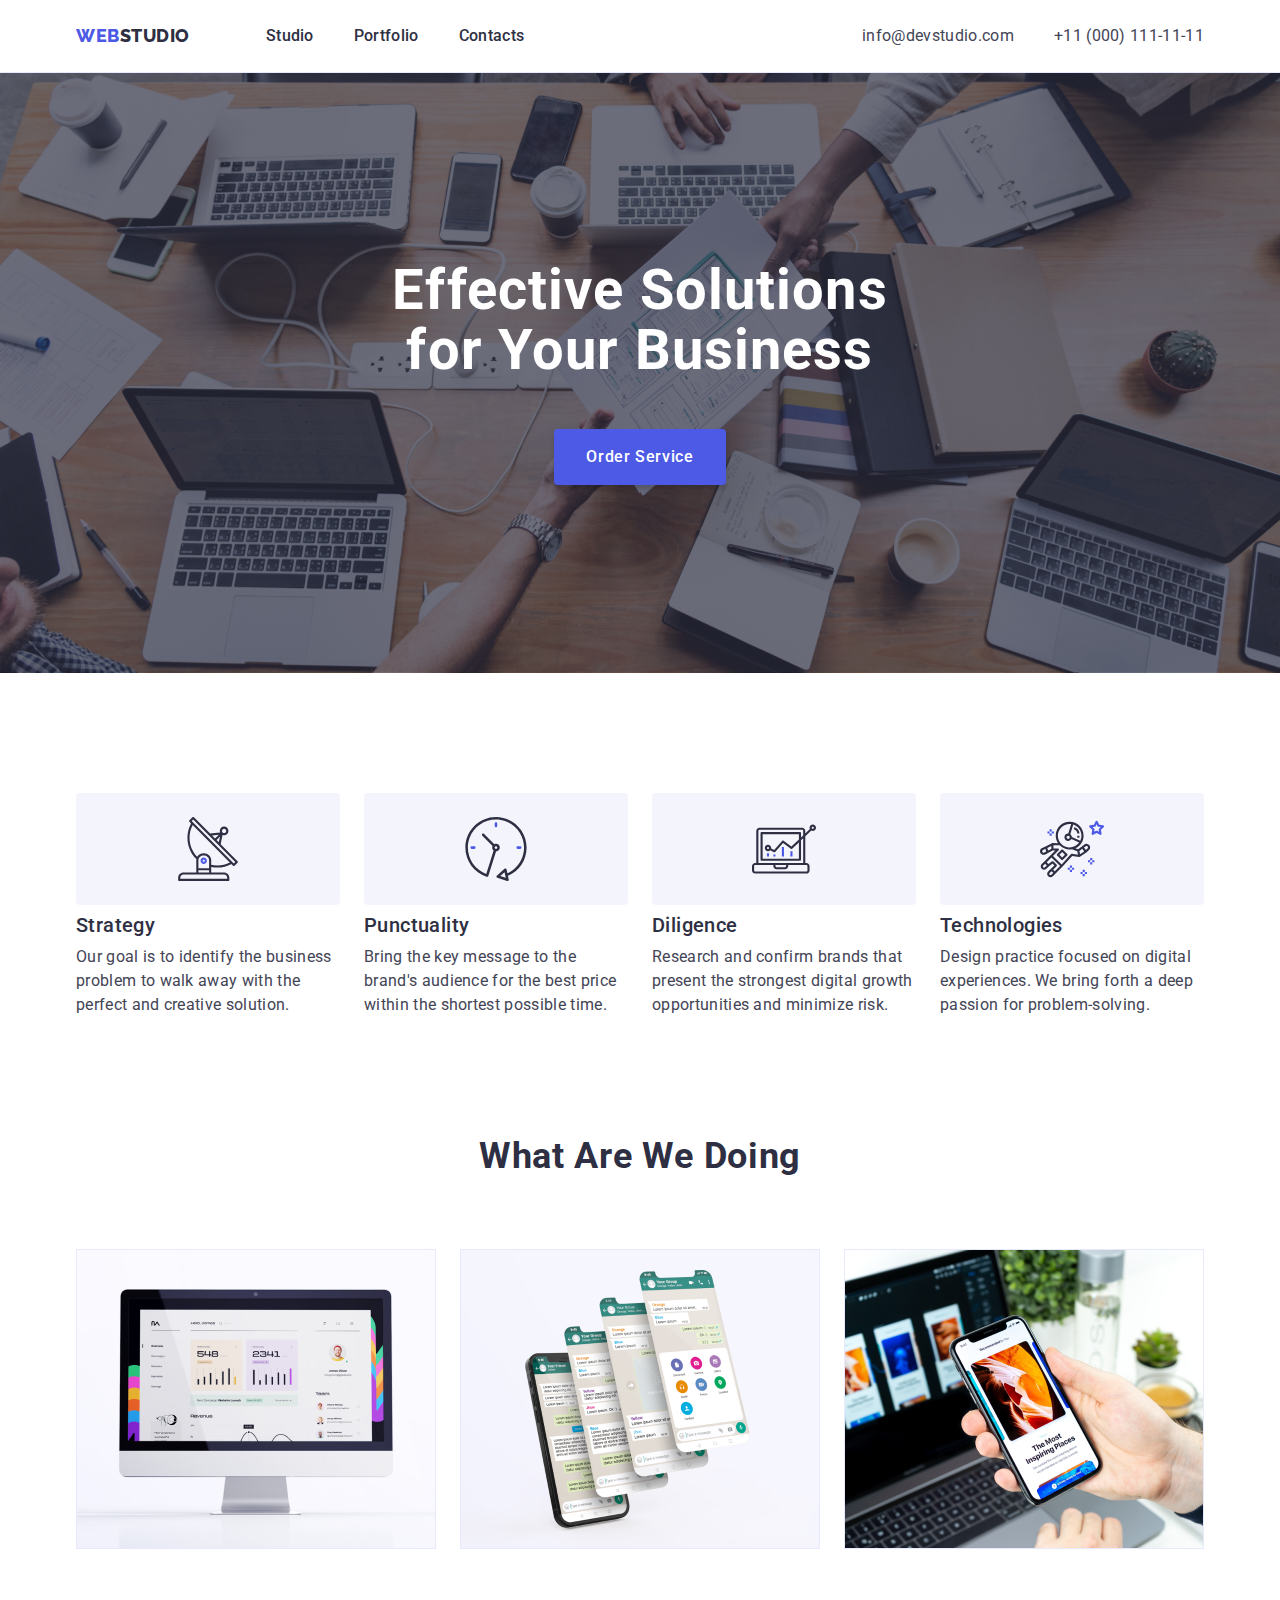
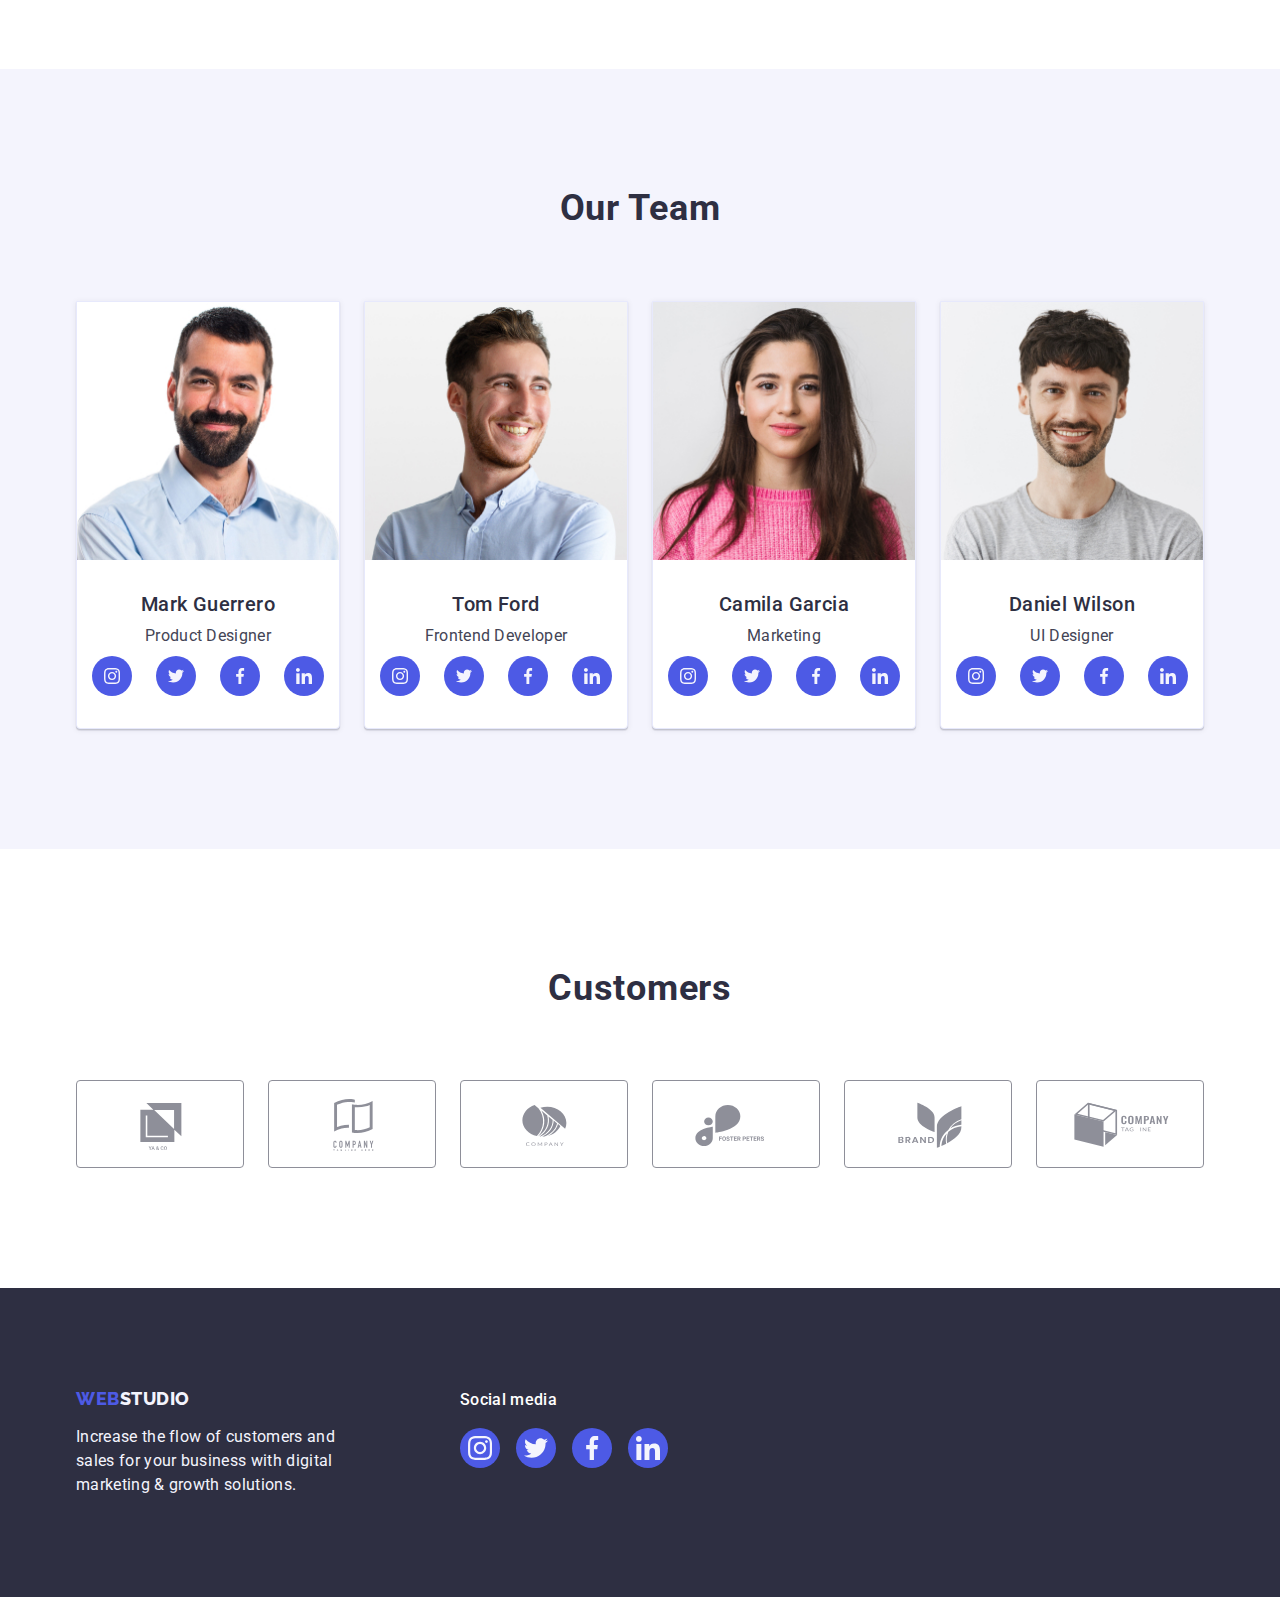
<file: index.html>
<!DOCTYPE html>
<html lang="en">
  <head>
    <meta charset="UTF-8" />
    <meta http-equiv="X-UA-Compatible" content="IE=edge" />
    <meta name="viewport" content="width=device-width, initial-scale=1.0" />
    <title>Webstudio</title>
    <link rel="preconnect" href="https://fonts.googleapis.com" />
    <link rel="preconnect" href="https://fonts.gstatic.com" crossorigin />
    <link
      href="https://fonts.googleapis.com/css2?family=Raleway:wght@800&family=Roboto:wght@400;500;700&display=swap"
      rel="stylesheet"
    />
    <link
      rel="stylesheet"
      href="https://cdn.jsdelivr.net/npm/modern-normalize@1.1.0/modern-normalize.min.css"
    />
    <link rel="stylesheet" href="./css/styles.css" />
  </head>
  <body>
    <!-- ========== HEADER ========== -->
    <header class="header">
      <div class="container-header container">
        <nav class="header-nav">
          <a class="logo link" href="./index.html"
            >Web<span class="logo-part">Studio</span></a
          >
          <ul class="header-list list">
            <li class="header-item">
              <a class="header-link link" href="./index.html">Studio</a>
            </li>
            <li class="header-item">
              <a class="header-link link" href="./portfolio.html">Portfolio</a>
            </li>
            <li class="header-item">
              <a class="header-link link" href="">Contacts</a>
            </li>
          </ul>
        </nav>
        <address class="header-contact">
          <ul class="contact-list list">
            <li class="contact-item">
              <a class="contact-link link" href="mailto:info@devstudio.com"
                >info@devstudio.com</a
              >
            </li>
            <li class="contact-item">
              <a class="contact-link link" href="tel:+110001111111"
                >+11 (000) 111-11-11</a
              >
            </li>
          </ul>
        </address>
      </div>
    </header>
    <!-- ========== MAIN ========== -->
    <main>
      <!-- ========== SECTION ONE ========== -->
      <section class="hero">
        <div class="container">
          <h1 class="hero-title">Effective Solutions for Your Business</h1>
          <button class="main-btn" type="button">Order Service</button>
        </div>
      </section>
      <!-- ========== SECTION TWO ========== -->
      <section class="our-actions">
        <div class="container">
          <h2 hidden class="our-actions-title">Our actions</h2>
          <ul class="our-actions-list list">
            <li class="our-actions-item">
              <div class="our-actions-container">
                <svg width="64" height="64">
                  <use href="./images/icon.svg#icon-antenna"></use>
                </svg>
              </div>
              <h3 class="our-actions-subtitle">Strategy</h3>
              <p class="our-actions-description">
                Our goal is to identify the business problem to walk away with
                the perfect and creative solution.
              </p>
            </li>
            <li class="our-actions-item">
              <div class="our-actions-container">
                <svg width="64" height="64">
                  <use href="./images/icon.svg#icon-clock"></use>
                </svg>
              </div>
              <h3 class="our-actions-subtitle">Punctuality</h3>
              <p class="our-actions-description">
                Bring the key message to the brand's audience for the best price
                within the shortest possible time.
              </p>
            </li>
            <li class="our-actions-item">
              <div class="our-actions-container">
                <svg width="64" height="64">
                  <use href="./images/icon.svg#icon-diagram"></use>
                </svg>
              </div>
              <h3 class="our-actions-subtitle">Diligence</h3>
              <p class="our-actions-description">
                Research and confirm brands that present the strongest digital
                growth opportunities and minimize risk.
              </p>
            </li>
            <li class="our-actions-item">
              <div class="our-actions-container">
                <svg width="64" height="64">
                  <use href="./images/icon.svg#icon-astronaut"></use>
                </svg>
              </div>
              <h3 class="our-actions-subtitle">Technologies</h3>
              <p class="our-actions-description">
                Design practice focused on digital experiences. We bring forth a
                deep passion for problem-solving.
              </p>
            </li>
          </ul>
        </div>
      </section>
      <!-- ========== SECTION THREE ========== -->
      <section class="we-doing">
        <div class="container">
          <h2 class="we-doing-title">What are we doing</h2>
          <ul class="we-doing-list list">
            <li class="we-doing-item">
              <img
                src="./images/desktop.jpg"
                alt="Desktop"
                width="360"
                height="300"
              />
            </li>
            <li class="we-doing-item">
              <img
                src="./images/screens.jpg"
                alt="Screens"
                width="360"
                height="300"
              />
            </li>
            <li class="we-doing-item">
              <img
                src="./images/phone.jpg"
                alt="Phone"
                width="360"
                height="300"
              />
            </li>
          </ul>
        </div>
      </section>
      <!-- ========== SECTION FOUR ========== -->
      <section class="our-team">
        <div class="container">
          <h2 class="our-team-title">Our Team</h2>
          <ul class="our-team-list list">
            <li class="our-team-item">
              <img
                src="./images/mark.jpg"
                alt="Smiling guy"
                width="264"
                height="260"
              />
              <div class="our-team-card">
                <h3 class="our-team-subtitle">Mark Guerrero</h3>
                <p class="our-team-description">Product Designer</p>
                <ul class="our-team-social-list list">
                  <li class="our-team-social-list-item">
                    <a href="" class="our-team-social-list-link link">
                      <svg
                        class="our-team-social-list-icon"
                        width="16"
                        height="16"
                      >
                        <use href="./images/icon.svg#icon-instagram"></use>
                      </svg>
                    </a>
                  </li>
                  <li class="our-team-social-list-item">
                    <a href="" class="our-team-social-list-link link">
                      <svg
                        class="our-team-social-list-icon"
                        width="16"
                        height="16"
                      >
                        <use href="./images/icon.svg#icon-twitter"></use>
                      </svg>
                    </a>
                  </li>
                  <li class="our-team-social-list-item">
                    <a href="" class="our-team-social-list-link link">
                      <svg
                        class="our-team-social-list-icon"
                        width="16"
                        height="16"
                      >
                        <use href="./images/icon.svg#icon-facebook"></use>
                      </svg>
                    </a>
                  </li>
                  <li class="our-team-social-list-item">
                    <a href="" class="our-team-social-list-link link">
                      <svg
                        class="our-team-social-list-icon"
                        width="16"
                        height="16"
                      >
                        <use href="./images/icon.svg#icon-linkedin"></use>
                      </svg>
                    </a>
                  </li>
                </ul>
              </div>
            </li>
            <li class="our-team-item">
              <img
                src="./images/tom.jpg"
                alt="Smiling guy"
                width="264"
                height="260"
              />
              <div class="our-team-card">
                <h3 class="our-team-subtitle">Tom Ford</h3>
                <p class="our-team-description">Frontend Developer</p>
                <ul class="our-team-social-list list">
                  <li class="our-team-social-list-item">
                    <a href="" class="our-team-social-list-link link">
                      <svg
                        class="our-team-social-list-icon"
                        width="16"
                        height="16"
                      >
                        <use href="./images/icon.svg#icon-instagram"></use>
                      </svg>
                    </a>
                  </li>
                  <li class="our-team-social-list-item">
                    <a href="" class="our-team-social-list-link link">
                      <svg
                        class="our-team-social-list-icon"
                        width="16"
                        height="16"
                      >
                        <use href="./images/icon.svg#icon-twitter"></use>
                      </svg>
                    </a>
                  </li>
                  <li class="our-team-social-list-item">
                    <a href="" class="our-team-social-list-link link">
                      <svg
                        class="our-team-social-list-icon"
                        width="16"
                        height="16"
                      >
                        <use href="./images/icon.svg#icon-facebook"></use>
                      </svg>
                    </a>
                  </li>
                  <li class="our-team-social-list-item">
                    <a href="" class="our-team-social-list-link link">
                      <svg
                        class="our-team-social-list-icon"
                        width="16"
                        height="16"
                      >
                        <use href="./images/icon.svg#icon-linkedin"></use>
                      </svg>
                    </a>
                  </li>
                </ul>
              </div>
            </li>
            <li class="our-team-item">
              <img
                src="./images/camila.jpg"
                alt="Preety girl"
                width="264"
                height="260"
              />
              <div class="our-team-card">
                <h3 class="our-team-subtitle">Camila Garcia</h3>
                <p class="our-team-description">Marketing</p>
                <ul class="our-team-social-list list">
                  <li class="our-team-social-list-item">
                    <a href="" class="our-team-social-list-link link">
                      <svg
                        class="our-team-social-list-icon"
                        width="16"
                        height="16"
                      >
                        <use href="./images/icon.svg#icon-instagram"></use>
                      </svg>
                    </a>
                  </li>
                  <li class="our-team-social-list-item">
                    <a href="" class="our-team-social-list-link link">
                      <svg
                        class="our-team-social-list-icon"
                        width="16"
                        height="16"
                      >
                        <use href="./images/icon.svg#icon-twitter"></use>
                      </svg>
                    </a>
                  </li>
                  <li class="our-team-social-list-item">
                    <a href="" class="our-team-social-list-link link">
                      <svg
                        class="our-team-social-list-icon"
                        width="16"
                        height="16"
                      >
                        <use href="./images/icon.svg#icon-facebook"></use>
                      </svg>
                    </a>
                  </li>
                  <li class="our-team-social-list-item">
                    <a href="" class="our-team-social-list-link link">
                      <svg
                        class="our-team-social-list-icon"
                        width="16"
                        height="16"
                      >
                        <use href="./images/icon.svg#icon-linkedin"></use>
                      </svg>
                    </a>
                  </li>
                </ul>
              </div>
            </li>
            <li class="our-team-item">
              <img
                src="./images/daniel.jpg"
                alt="Smiling guy"
                width="264"
                height="260"
              />
              <div class="our-team-card">
                <h3 class="our-team-subtitle">Daniel Wilson</h3>
                <p class="our-team-description">UI Designer</p>
                <ul class="our-team-social-list list">
                  <li class="our-team-social-list-item">
                    <a href="" class="our-team-social-list-link link">
                      <svg
                        class="our-team-social-list-icon"
                        width="16"
                        height="16"
                      >
                        <use href="./images/icon.svg#icon-instagram"></use>
                      </svg>
                    </a>
                  </li>
                  <li class="our-team-social-list-item">
                    <a href="" class="our-team-social-list-link link">
                      <svg
                        class="our-team-social-list-icon"
                        width="16"
                        height="16"
                      >
                        <use href="./images/icon.svg#icon-twitter"></use>
                      </svg>
                    </a>
                  </li>
                  <li class="our-team-social-list-item">
                    <a href="" class="our-team-social-list-link link">
                      <svg
                        class="our-team-social-list-icon"
                        width="16"
                        height="16"
                      >
                        <use href="./images/icon.svg#icon-facebook"></use>
                      </svg>
                    </a>
                  </li>
                  <li class="our-team-social-list-item">
                    <a href="" class="our-team-social-list-link link">
                      <svg
                        class="our-team-social-list-icon"
                        width="16"
                        height="16"
                      >
                        <use href="./images/icon.svg#icon-linkedin"></use>
                      </svg>
                    </a>
                  </li>
                </ul>
              </div>
            </li>
          </ul>
        </div>
      </section>
      <!-- ========== SECTION FIVE ========== -->
      <section class="customers">
        <div class="container">
          <h2 class="customers-title">Customers</h2>
          <ul class="customers-list list">
            <li class="customers-item">
              <a class="customers-link link" href="">
                <svg class="customers-icon" width="104" height="56">
                  <use href="./images/icon.svg#icon-logo_1"></use>
                </svg>
              </a>
            </li>
            <li class="customers-item">
              <a class="customers-link link" href="">
                <svg class="customers-icon" width="104" height="56">
                  <use href="./images/icon.svg#icon-logo_2"></use>
                </svg>
              </a>
            </li>
            <li class="customers-item">
              <a class="customers-link link" href="">
                <svg class="customers-icon" width="104" height="56">
                  <use href="./images/icon.svg#icon-logo_3"></use>
                </svg>
              </a>
            </li>
            <li class="customers-item">
              <a class="customers-link link" href="">
                <svg class="customers-icon" width="104" height="56">
                  <use href="./images/icon.svg#icon-logo_4"></use>
                </svg>
              </a>
            </li>
            <li class="customers-item">
              <a class="customers-link link" href="">
                <svg class="customers-icon" width="104" height="56">
                  <use href="./images/icon.svg#icon-logo_5"></use>
                </svg>
              </a>
            </li>
            <li class="customers-item">
              <a class="customers-link link" href="">
                <svg class="customers-icon" width="104" height="56">
                  <use href="./images/icon.svg#icon-logo_6"></use>
                </svg>
              </a>
            </li>
          </ul>
        </div>
      </section>
    </main>
    <!-- ========== FOOTER ========== -->
    <footer class="footer">
      <div class="footer-container container">
        <div class="footer-logo-description">
          <a class="logo-footer logo link" href="./index.html"
            >Web<span class="logo-part-footer">Studio</span></a
          >
          <p class="footer-description">
            Increase the flow of customers and sales for your business with
            digital marketing & growth solutions.
          </p>
        </div>
        <div class="footer-social-media">
          <p class="footer-description-media">Social media</p>
          <ul class="footer-social-media-list list">
            <li class="footer-social-media-item">
              <a class="footer-social-media-link" href="">
                <svg class="footer-social-media-icon" width="24" height="24">
                  <use href="./images/icon.svg#icon-instagram"></use>
                </svg>
              </a>
            </li>
            <li class="footer-social-media-item">
              <a class="footer-social-media-link" href="">
                <svg class="footer-social-media-icon" width="24" height="24">
                  <use href="./images/icon.svg#icon-twitter"></use>
                </svg>
              </a>
            </li>
            <li class="footer-social-media-item">
              <a class="footer-social-media-link" href="">
                <svg class="footer-social-media-icon" width="24" height="24">
                  <use href="./images/icon.svg#icon-facebook"></use>
                </svg>
              </a>
            </li>
            <li class="footer-social-media-item">
              <a class="footer-social-media-link" href="">
                <svg class="footer-social-media-icon" width="24" height="24">
                  <use href="./images/icon.svg#icon-linkedin"></use>
                </svg>
              </a>
            </li>
          </ul>
        </div>
      </div>
    </footer>
  </body>
</html>
</file>
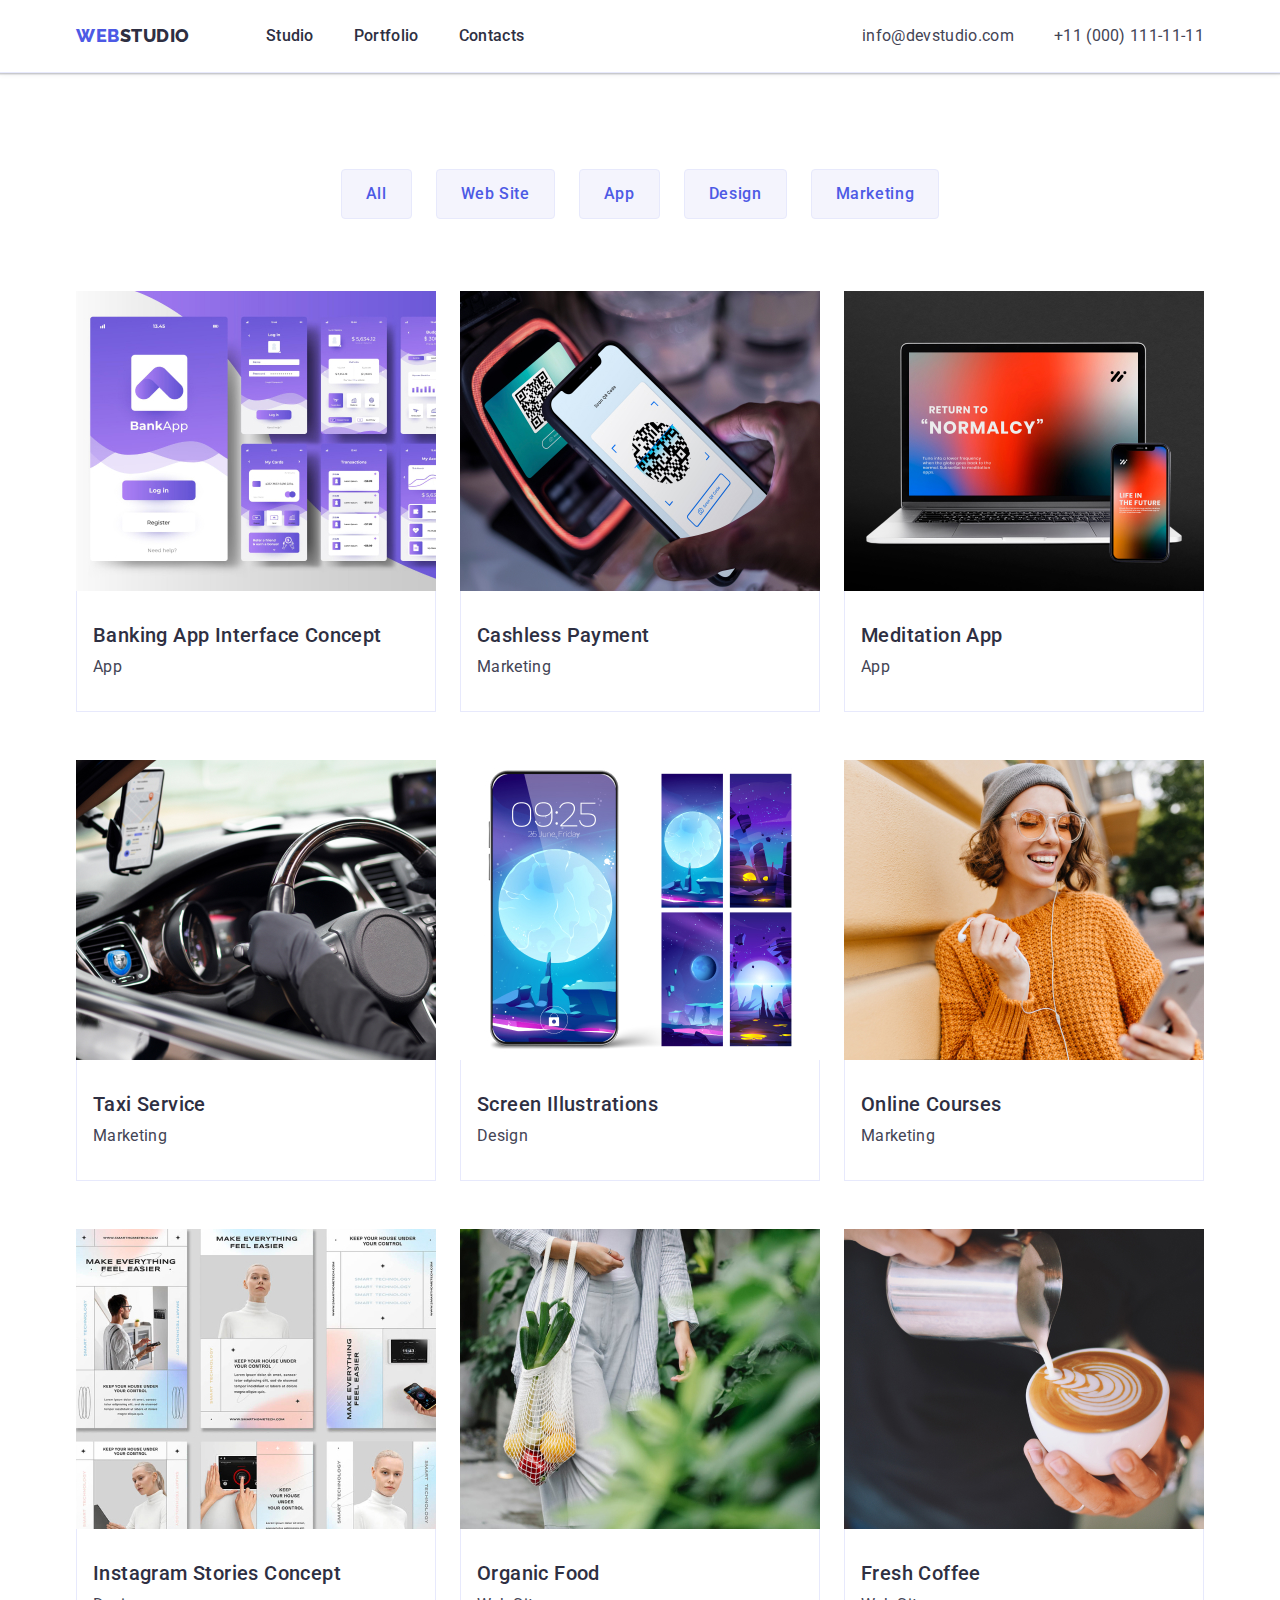
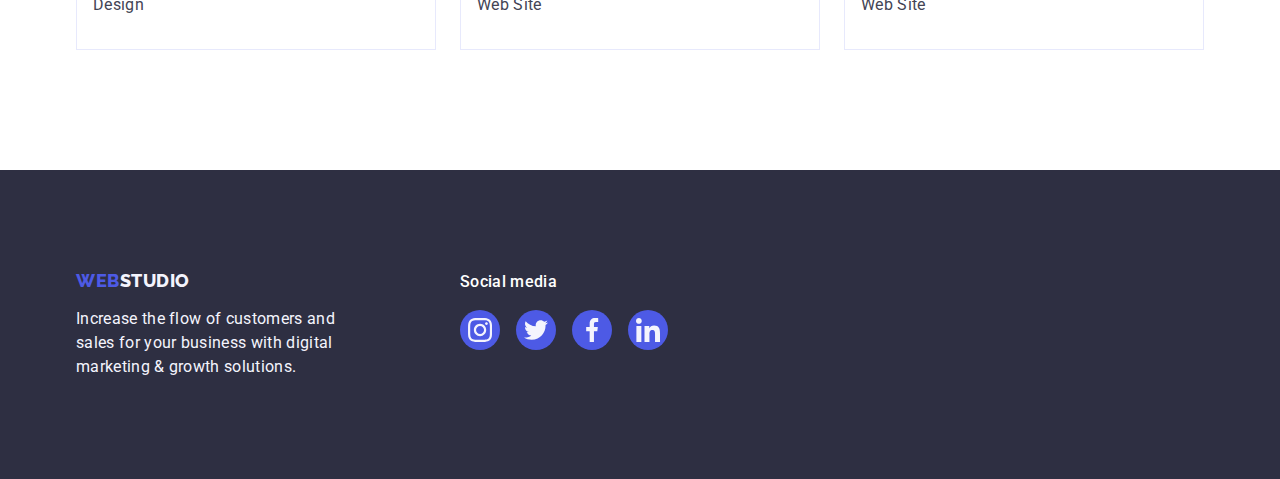
<file: portfolio.html>
<!DOCTYPE html>
<html lang="en">
  <head>
    <meta charset="UTF-8" />
    <meta http-equiv="X-UA-Compatible" content="IE=edge" />
    <meta name="viewport" content="width=device-width, initial-scale=1.0" />
    <title>Webstudio</title>
    <link rel="preconnect" href="https://fonts.googleapis.com" />
    <link rel="preconnect" href="https://fonts.gstatic.com" crossorigin />
    <link
      href="https://fonts.googleapis.com/css2?family=Raleway:wght@800&family=Roboto:wght@400;500;700&display=swap"
      rel="stylesheet"
    />
    <link
      rel="stylesheet"
      href="https://cdn.jsdelivr.net/npm/modern-normalize@1.1.0/modern-normalize.min.css"
    />
    <link rel="stylesheet" href="./css/styles.css" />
  </head>
  <body>
    <!-- ========== HEADER ========== -->
    <header class="header">
      <div class="container-header container">
        <nav class="header-nav">
          <a class="logo link" href="./index.html"
            >Web<span class="logo-part">Studio</span></a
          >
          <ul class="header-list list">
            <li class="header-item">
              <a class="header-link link" href="./index.html">Studio</a>
            </li>
            <li class="header-item">
              <a class="header-link link" href="./portfolio.html">Portfolio</a>
            </li>
            <li class="header-item">
              <a class="header-link link" href="">Contacts</a>
            </li>
          </ul>
        </nav>
        <address class="header-contact">
          <ul class="contact-list list">
            <li class="contact-item">
              <a class="contact-link link" href="mailto:info@devstudio.com"
                >info@devstudio.com</a
              >
            </li>
            <li class="contact-item">
              <a class="contact-link link" href="tel:+110001111111"
                >+11 (000) 111-11-11</a
              >
            </li>
          </ul>
        </address>
      </div>
    </header>
    <!-- ========== MAIN ========== -->
    <main>
      <section class="portfolio">
        <div class="container">
          <h1 hidden>Buttons Portfolio</h1>
          <ul class="portfolio-btn-list list">
            <li class="portfolio-btn-item">
              <button type="button" class="portfolio-btn">All</button>
            </li>
            <li class="portfolio-btn-item">
              <button type="button" class="portfolio-btn">Web Site</button>
            </li>
            <li class="portfolio-btn-item">
              <button type="button" class="portfolio-btn">App</button>
            </li>
            <li class="portfolio-btn-item">
              <button type="button" class="portfolio-btn">Design</button>
            </li>
            <li class="portfolio-btn-item">
              <button type="button" class="portfolio-btn">Marketing</button>
            </li>
          </ul>
          <ul class="portfolio-list list">
            <li class="portfolio-item">
              <a href="" class="portfolio-link link">
                <img
                  src="./images/img_portfolio/banking.jpg"
                  alt="Banking interface"
                  width="360"
                  height="300"
                />
                <div class="portfolio-card">
                  <h2 class="portfolio-subtitle">
                    Banking App Interface Concept
                  </h2>
                  <p class="portfolio-description">App</p>
                </div>
              </a>
            </li>
            <li class="portfolio-item">
              <a href="" class="portfolio-link link">
                <img
                  src="./images/img_portfolio/cashless.jpg"
                  alt="Cashless payment"
                  width="360"
                  height="300"
                />
                <div class="portfolio-card">
                  <h2 class="portfolio-subtitle">Cashless Payment</h2>
                  <p class="portfolio-description">Marketing</p>
                </div>
              </a>
            </li>
            <li class="portfolio-item">
              <a href="" class="portfolio-link link">
                <img
                  src="./images/img_portfolio/meditation.jpg"
                  alt="Meditation"
                  width="360"
                  height="300"
                />
                <div class="portfolio-card">
                  <h2 class="portfolio-subtitle">Meditation App</h2>
                  <p class="portfolio-description">App</p>
                </div>
              </a>
            </li>
            <li class="portfolio-item">
              <a href="" class="portfolio-link link">
                <img
                  src="./images/img_portfolio/taxi.jpg"
                  alt="Taxi"
                  width="360"
                  height="300"
                />
                <div class="portfolio-card">
                  <h2 class="portfolio-subtitle">Taxi Service</h2>
                  <p class="portfolio-description">Marketing</p>
                </div>
              </a>
            </li>
            <li class="portfolio-item">
              <a href="" class="portfolio-link link"
                ><img
                  src="./images/img_portfolio/screen.jpg"
                  alt="Screen"
                  width="360"
                  height="300"
                />
                <div class="portfolio-card">
                  <h2 class="portfolio-subtitle">Screen Illustrations</h2>
                  <p class="portfolio-description">Design</p>
                </div>
              </a>
            </li>
            <li class="portfolio-item">
              <a href="" class="portfolio-link link">
                <img
                  src="./images/img_portfolio/online_courses.jpg"
                  alt="Online courses"
                  width="360"
                  height="300"
                />
                <div class="portfolio-card">
                  <h2 class="portfolio-subtitle">Online Courses</h2>
                  <p class="portfolio-description">Marketing</p>
                </div>
              </a>
            </li>
            <li class="portfolio-item">
              <a href="" class="portfolio-link link">
                <img
                  src="./images/img_portfolio/instagram.jpg"
                  alt="Stories concept"
                  width="360"
                  height="300"
                />
                <div class="portfolio-card">
                  <h2 class="portfolio-subtitle">Instagram Stories Concept</h2>
                  <p class="portfolio-description">Design</p>
                </div>
              </a>
            </li>
            <li class="portfolio-item">
              <a href="" class="portfolio-link link"
                ><img
                  src="./images/img_portfolio/organic_food.jpg"
                  alt="Organic food"
                  width="360"
                  height="300"
                />
                <div class="portfolio-card">
                  <h2 class="portfolio-subtitle">Organic Food</h2>
                  <p class="portfolio-description">Web Site</p>
                </div>
              </a>
            </li>
            <li class="portfolio-item">
              <a href="" class="portfolio-link link"
                ><img
                  src="./images/img_portfolio/coffee.jpg"
                  alt="Coffee"
                  width="360"
                  height="300"
                />
                <div class="portfolio-card">
                  <h2 class="portfolio-subtitle">Fresh Coffee</h2>
                  <p class="portfolio-description">Web Site</p>
                </div>
              </a>
            </li>
          </ul>
        </div>
      </section>
    </main>
    <!-- ========== FOOTER ========== -->
    <footer class="footer">
      <div class="footer-container container">
        <div class="footer-logo-description">
          <a class="logo-footer logo link" href="./index.html"
            >Web<span class="logo-part-footer">Studio</span></a
          >
          <p class="footer-description">
            Increase the flow of customers and sales for your business with
            digital marketing & growth solutions.
          </p>
        </div>
        <div class="footer-social-media">
          <p class="footer-description-media">Social media</p>
          <ul class="footer-social-media-list list">
            <li class="footer-social-media-item">
              <a class="footer-social-media-link" href="">
                <svg class="footer-social-media-icon" width="24" height="24">
                  <use href="./images/icon.svg#icon-instagram"></use>
                </svg>
              </a>
            </li>
            <li class="footer-social-media-item">
              <a class="footer-social-media-link" href="">
                <svg class="footer-social-media-icon" width="24" height="24">
                  <use href="./images/icon.svg#icon-twitter"></use>
                </svg>
              </a>
            </li>
            <li class="footer-social-media-item">
              <a class="footer-social-media-link" href="">
                <svg class="footer-social-media-icon" width="24" height="24">
                  <use href="./images/icon.svg#icon-facebook"></use>
                </svg>
              </a>
            </li>
            <li class="footer-social-media-item">
              <a class="footer-social-media-link" href="">
                <svg class="footer-social-media-icon" width="24" height="24">
                  <use href="./images/icon.svg#icon-linkedin"></use>
                </svg>
              </a>
            </li>
          </ul>
        </div>
      </div>
    </footer>
  </body>
</html>
</file>
<file: css/styles.css>
/* ========== BASE ========== */

:root {
  --main-font: 'Roboto', sans-serif;
  --secondary-font: 'Raleway', sans-serif;
  --main-text-color: #434455;
  --secondary-text-color: #2e2f42;
  --accent-color: #404bbf;
  --accent-background-color: #4d5ae5;
  --secondary-accent-background-color: #2e2f42;
  --white-color: #ffffff;
  --cloud-color: #f4f4fd;
  --border-color: #e7e9fc;
  --light-slate-color: #8e8f99;
  --footer-socials-color: #31d0aa;
}

body {
  font-family: 'Roboto', sans-serif;
  font-size: 16px;
  color: var(--main-text-color);
  background-color: var(--white-color);
}

.list {
  list-style: none;
}

.link {
  text-decoration: none;
}

h1,
h2,
h3,
h4,
p {
  margin-top: 0;
  margin-bottom: 0;
}

ul,
ol {
  margin-top: 0;
  margin-bottom: 0;
  padding-left: 0;
}

img {
  display: block;
  max-width: 100%;
  height: auto;
}

/* ========== HEADER ========== */

.header {
  border-bottom: 1px solid var(--border-color);
  box-shadow: 0px 2px 1px rgba(46, 47, 66, 0.08),
    0px 1px 1px rgba(46, 47, 66, 0.16), 0px 1px 6px rgba(46, 47, 66, 0.08);
}

.container-header {
  display: flex;
  align-items: center;
}

.container {
  width: 1158px;
  padding: 0 15px;
  margin: 0 auto;
}

.logo {
  font-family: 'Raleway', sans-serif;
  font-weight: 800;
  font-size: 18px;
  line-height: 1.17;
  letter-spacing: 0.03em;
  text-transform: uppercase;
  color: var(--accent-background-color);
  margin-right: 76px;
}

.logo-part {
  color: var(--secondary-text-color);
}

.header-nav {
  display: flex;
  align-items: center;
  margin-right: auto;
}

.header-list {
  display: flex;
  align-items: center;
  margin-right: auto;
  gap: 40px;
}

.header-link {
  font-weight: 500;
  line-height: 1.5;
  letter-spacing: 0.02em;
  color: var(--secondary-text-color);
  display: flex;
  padding: 24px 0;
}

.header-link:hover,
.header-link:focus {
  color: var(--accent-color);
}

.contact-link {
  font-style: normal;
  line-height: 1.5;
  letter-spacing: 0.02em;
  color: var(--main-text-color);
  display: flex;
  gap: 40px;
}

.contact-link:hover,
.contact-link:focus {
  color: var(--accent-color);
}

.contact-list {
  display: flex;
  gap: 40px;
}

.current {
  color: var(--accent-color);
}

/* ========== MAIN ========== */

/* ========== SECTION ONE ========== */

.hero {
  background: linear-gradient(rgba(46, 47, 66, 0.7), rgba(46, 47, 66, 0.7)),
    url(../images/img_background/people_office.jpg);
  background-repeat: no-repeat;
  background-position: center;
  background-size: cover;
  max-width: 1440px;
  padding: 188px 0;
  margin: auto;
}

.hero-title {
  font-weight: 700;
  font-size: 56px;
  line-height: 1.07;
  text-align: center;
  letter-spacing: 0.02em;
  color: var(--white-color);
  max-width: 496px;
  margin: 0 auto 48px;
}

.main-btn {
  font-family: inherit;
  font-weight: 500;
  font-size: 16px;
  line-height: 1.5;
  letter-spacing: 0.04em;
  color: var(--white-color);
  background-color: var(--accent-background-color);
  display: block;
  min-width: 169px;
  height: 56px;
  cursor: pointer;
  border: none;
  border-radius: 4px;
  padding: 16px 32px;
  align-items: center;
  margin: 0 auto;
  box-shadow: 0px 4px 4px rgba(0, 0, 0, 0.15);
}

.main-btn:hover,
.main-btn:focus {
  background-color: var(--accent-color);
}

/* ========== SECTION TWO ========== */

.our-actions {
  padding: 120px 0;
}

.our-actions-title {
  font-weight: 500;
  font-size: 20px;
  line-height: 1.2;
  letter-spacing: 0.02em;
}

.our-actions-list {
  display: flex;
  gap: 24px;
}

.our-actions-item {
  width: calc((100% - 72px) / 4);
}

.our-actions-container {
  display: flex;
  justify-content: center;
  align-items: center;
  width: 264px;
  height: 112px;
  background-color: var(--cloud-color);
  margin-bottom: 8px;
  border-radius: 4px;
}

.our-actions-subtitle {
  font-weight: 500;
  font-size: 20px;
  line-height: 1.2;
  letter-spacing: 0.02em;
  color: var(--secondary-text-color);
  margin-bottom: 8px;
}

.our-actions-description {
  font-size: 16px;
  font-weight: 400;
  line-height: 1.5;
  letter-spacing: 0.02em;
  color: var(--main-text-color);
}

/* ========== SECTION THREE ========== */

.we-doing {
  padding-bottom: 120px;
}

.we-doing-title {
  font-size: 36px;
  line-height: 1.11;
  text-align: center;
  letter-spacing: 0.02em;
  text-transform: capitalize;
  color: var(--secondary-text-color);
  margin-bottom: 72px;
}

.we-doing-list {
  display: flex;
  gap: 24px;
}

.we-doing-item {
  width: calc((100% - 48px) / 3);
}

/* ========== SECTION FOUR ========== */

.our-team {
  background-color: var(--cloud-color);
  padding: 120px 0;
}

.our-team-title {
  font-size: 36px;
  line-height: 1.11;
  text-align: center;
  letter-spacing: 0.02em;
  text-transform: capitalize;
  color: var(--secondary-text-color);
  margin-bottom: 72px;
}

.our-team-list {
  display: flex;
  gap: 24px;
}

.our-team-item {
  line-height: 1.2;
  letter-spacing: 0.02em;
  background-color: var(--white-color);
  border-radius: 0px 0px 4px 4px;
  border: 1px solid var(--border-color);
  width: calc((100% - 72px) / 4);
  box-shadow: 0px 1px 6px rgba(46, 47, 66, 0.08),
    0px 1px 1px rgba(46, 47, 66, 0.16), 0px 2px 1px rgba(46, 47, 66, 0.08);
}

.our-team-card {
  padding: 32px 0;
  border-top: none;
}

.our-team-subtitle {
  font-weight: 500;
  font-size: 20px;
  line-height: 1.2;
  letter-spacing: 0.02em;
  color: var(--secondary-text-color);
  text-align: center;
  margin-bottom: 8px;
}

.our-team-description {
  font-size: 16px;
  font-weight: 400;
  line-height: 1.5;
  letter-spacing: 0.02em;
  color: var(--main-text-color);
  text-align: center;
}

.our-team-social-list {
  display: flex;
  justify-content: center;
  gap: 24px;
  margin-top: 8px;
}

.our-team-social-list-item {
  width: 40px;
  height: 40px;
}

.our-team-social-list-link {
  display: flex;
  justify-content: center;
  align-items: center;
  width: 100%;
  height: 100%;
  border-radius: 50%;
  background-color: var(--accent-background-color);
}

.our-team-social-list-link:hover,
.our-team-social-list-link:focus {
  background-color: var(--accent-color);
}

.our-team-social-list-icon {
  fill: var(--cloud-color);
}
/* ========== SECTION FIVE ==========*/

.customers {
  padding-top: 120px;
  padding-bottom: 120px;
}

.customers-title {
  font-size: 36px;
  line-height: 1.1;
  text-align: center;
  letter-spacing: 0.02em;
  text-transform: capitalize;
  color: var(--secondary-text-color);
  margin-bottom: 72px;
}

.customers-list {
  display: flex;
  justify-content: center;
  align-items: center;
  gap: 24px;
}

.customers-item {
  width: calc((100% - 120px) / 6);
}

.customers-link {
  display: flex;
  justify-content: center;
  align-items: center;
  width: 168px;
  height: 88px;
  color: #afb1b8;
  border: 1px solid var(--light-slate-color);
  border-radius: 4px;
}

.customers-link {
  fill: var(--light-slate-color);
}

.customers-link:hover,
.customers-link:focus {
  color: var(--accent-color);
  border-color: var(--accent-color);
}

.customers-icon {
  fill: var(--light-slate-color);
}

.customers-icon:hover,
.customers-icon:focus {
  fill: var(--accent-color);
}

/* ========== FOOTER ========== */

.footer {
  background-color: var(--secondary-accent-background-color);
  padding: 100px 0;
}

.footer-container {
  display: flex;
  align-items: baseline;
  gap: 120px;
}

.logo-footer {
  display: inline-block;
  margin-bottom: 16px;
}

.logo-part-footer {
  color: var(--cloud-color);
}

.footer-description {
  font-size: 16px;
  font-weight: 400;
  line-height: 1.5;
  letter-spacing: 0.02em;
  color: var(--cloud-color);
  max-width: 264px;
}

.footer-description-media {
  font-weight: 500;
  font-size: 16px;
  line-height: 1.5;
  letter-spacing: 0.02em;
  color: var(--white-color);
  margin-bottom: 16px;
}

.footer-social-media-list {
  display: flex;
  gap: 16px;
}

.footer-social-media-item {
  width: 40px;
  height: 40px;
}

.footer-social-media-link {
  width: 100%;
  height: 100%;
  background-color: var(--accent-background-color);
  border-radius: 50%;
  display: flex;
  align-items: center;
  justify-content: center;
}

.footer-social-media-link:hover,
.footer-social-media-link:focus {
  background-color: var(--footer-socials-color);
}

.footer-social-media-icon {
  fill: var(--cloud-color);
}

/* ========== PORTFOLIO ========== */

.portfolio {
  padding-top: 96px;
  padding-bottom: 120px;
}

.portfolio-btn-list {
  display: flex;
  gap: 24px;
  justify-content: center;
  margin-bottom: 72px;
}

.portfolio-btn {
  font-family: inherit;
  font-weight: 500;
  font-size: 16px;
  line-height: 1.5;
  letter-spacing: 0.04em;
  color: var(--accent-background-color);
  background-color: var(--cloud-color);
  cursor: pointer;
  border-radius: 4px;
  border: none;
  padding: 12px 24px;
  border: 1px solid var(--border-color);
}

.portfolio-btn:hover,
.portfolio-btn:focus {
  color: var(--white-color);
  background-color: var(--accent-color);
  border: 1px solid transparent;
  box-shadow: 0px 3px 1px rgba(0, 0, 0, 0.1), 0px 2px 1px rgba(0, 0, 0, 0.08),
    0px 2px 2px rgba(0, 0, 0, 0.12);
}

.portfolio-list {
  display: flex;
  flex-wrap: wrap;
  column-gap: 24px;
  row-gap: 48px;
}

.portfolio-item {
  width: calc((100% - 48px) / 3);
}

.portfolio-link {
  display: block;
}

.portfolio-link:hover,
.portfolio-link:focus {
  box-shadow: 0px 1px 6px rgba(46, 47, 66, 0.08),
    0px 1px 1px rgba(46, 47, 66, 0.16), 0px 2px 1px rgba(46, 47, 66, 0.08);
}

.portfolio-card {
  padding: 32px 16px;
  border: 1px solid var(--border-color);
  border-top: none;
}

.portfolio-subtitle {
  font-weight: 500;
  font-size: 20px;
  line-height: 1.2;
  letter-spacing: 0.02em;
  color: var(--secondary-text-color);
  margin-bottom: 8px;
}

.portfolio-description {
  font-size: 16px;
  font-weight: 400;
  line-height: 1.5;
  letter-spacing: 0.02em;
  color: var(--main-text-color);
}
</file>
